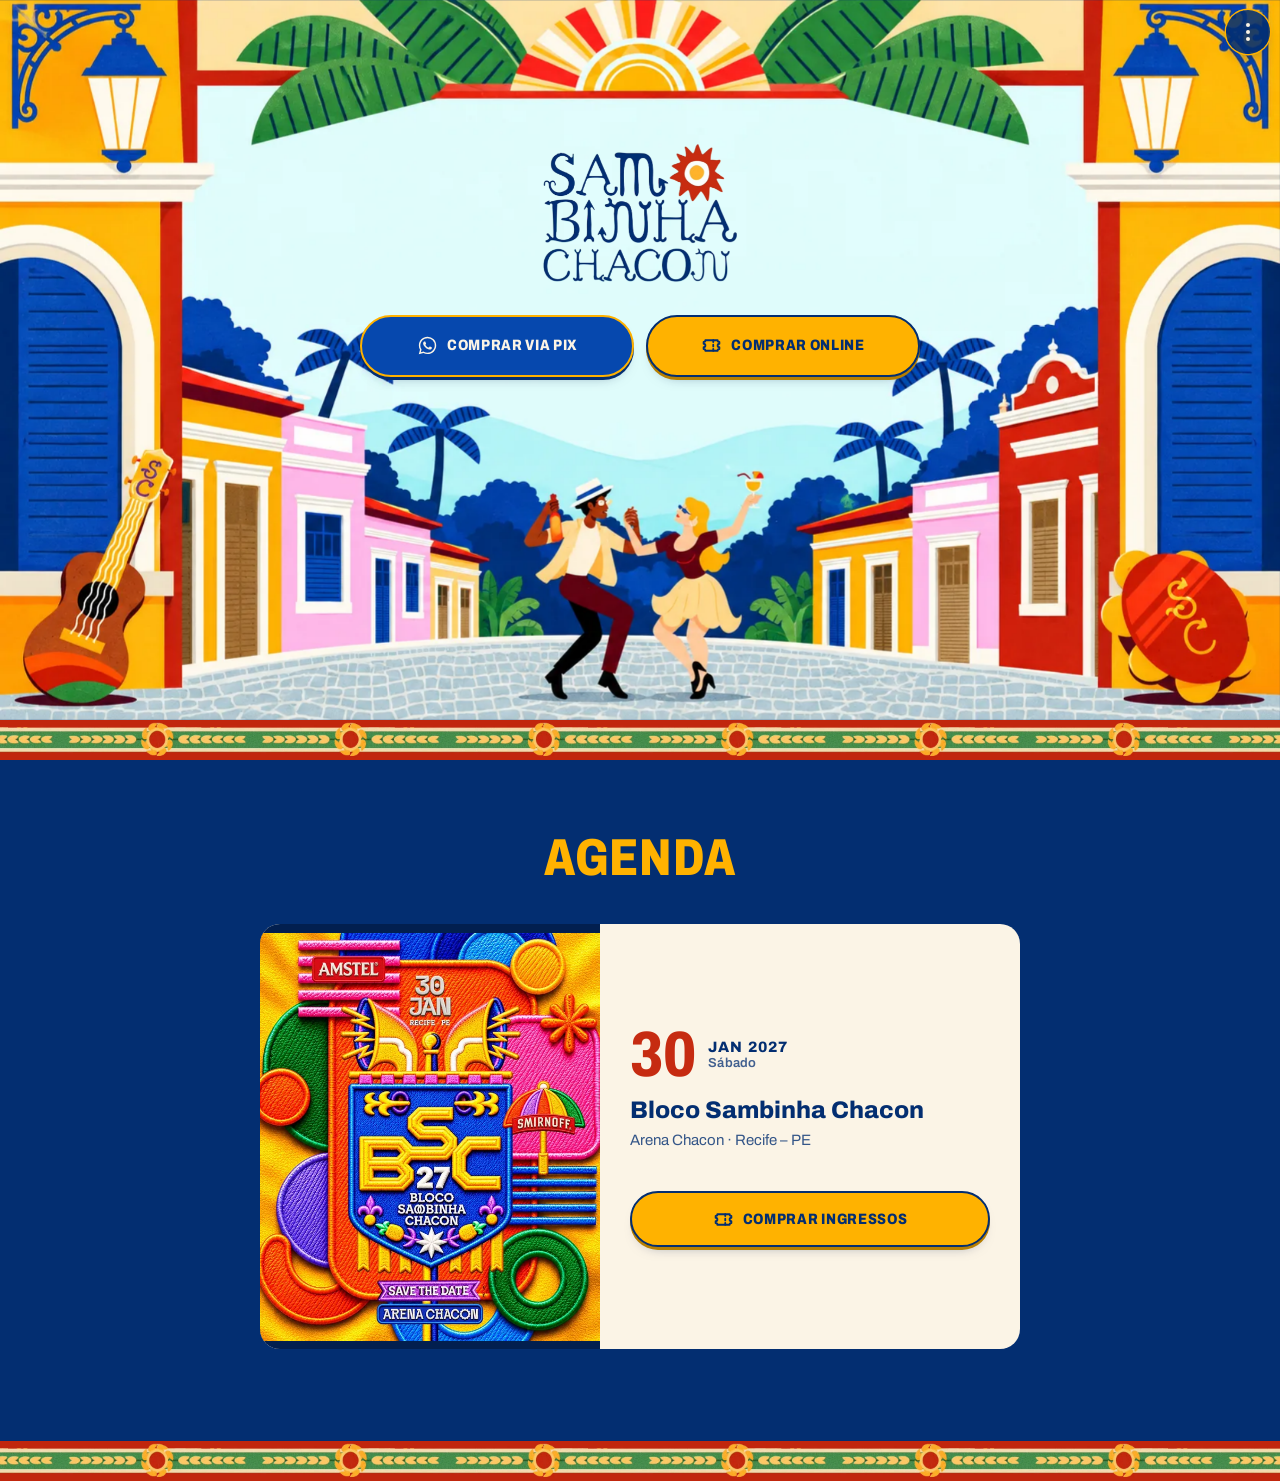
<file: index.html>
<!DOCTYPE html><!--DwChz_dXB1kfLUJjiXJBs--><html lang="pt-BR"><head><meta charSet="utf-8"/><meta name="viewport" content="width=device-width, initial-scale=1"/><link rel="preload" as="image" imageSrcSet="/img/hero-desktop-960.webp 960w, /img/hero-desktop.webp 1672w" imageSizes="100vw" fetchPriority="high"/><link rel="preload" as="image" href="/img/logo-sambinha-transparente.webp" fetchPriority="high"/><link rel="preload" as="image" href="/img/hero-m-top.webp" fetchPriority="high"/><link rel="preload" as="image" href="/img/hero-m-bottom.webp"/><link rel="stylesheet" href="/_next/static/css/f5598286ab693526.css" data-precedence="next"/><link rel="preload" as="script" fetchPriority="low" href="/_next/static/chunks/webpack-de423366ec700eef.js"/><script src="/_next/static/chunks/4bd1b696-c023c6e3521b1417.js" async=""></script><script src="/_next/static/chunks/255-0e5ac6cd71b0e266.js" async=""></script><script src="/_next/static/chunks/main-app-165bebcc792e43e6.js" async=""></script><script src="/_next/static/chunks/app/page-9584f536d13bd393.js" async=""></script><link rel="preload" as="image" href="/img/hero-m-top.webp" media="not all and (min-aspect-ratio: 1/1) and (min-height: 540px)"/><link rel="preload" as="image" href="/img/hero-desktop.webp" media="(min-aspect-ratio: 1/1) and (min-height: 540px)"/><meta name="theme-color" content="#032E71"/><title>Sambinha Chacon | Ingressos</title><meta name="description" content="Ingressos do Sambinha Chacon: compre via Pix (WhatsApp) ou online na Bilheteria Digital."/><meta name="application-name" content="Sambinha Chacon"/><meta property="og:title" content="Sambinha Chacon | Ingressos"/><meta property="og:description" content="Ingressos do Sambinha Chacon: compre via Pix (WhatsApp) ou online na Bilheteria Digital."/><meta property="og:site_name" content="Sambinha Chacon"/><meta property="og:locale" content="pt_BR"/><meta property="og:image" content="https://sambinhachacon.com.br/img/og-image.jpg"/><meta property="og:image:width" content="1200"/><meta property="og:image:height" content="630"/><meta property="og:image:alt" content="Sambinha Chacon – arte com casarios, coqueiros e casal dançando samba"/><meta property="og:type" content="website"/><meta name="twitter:card" content="summary_large_image"/><meta name="twitter:title" content="Sambinha Chacon | Ingressos"/><meta name="twitter:description" content="Ingressos do Sambinha Chacon: compre via Pix (WhatsApp) ou online na Bilheteria Digital."/><meta name="twitter:image" content="https://sambinhachacon.com.br/img/og-image.jpg"/><link rel="icon" href="/favicon.png"/><link rel="apple-touch-icon" href="/img/apple-touch-icon.png"/><script>try{var d=document.documentElement;if(!matchMedia('(prefers-reduced-motion: reduce)').matches&&!sessionStorage.getItem('sc-abertura')){sessionStorage.setItem('sc-abertura','1');d.classList.add('abertura')}}catch(e){}</script><script src="/_next/static/chunks/polyfills-42372ed130431b0a.js" noModule=""></script></head><body><div hidden=""><!--$--><!--/$--></div><div class="abertura-tela"><div class="abertura-logo" role="img" aria-label="Sambinha Chacon"><span class="abertura-letras"></span><span class="abertura-sol"></span></div><button type="button" class="abertura-pular">Pular abertura</button></div><div class="menu-pontos"><button type="button" class="menu-botao" aria-label="Abrir menu" aria-expanded="false" aria-controls="menu-pontos-lista"><svg viewBox="0 0 24 24" class="h-6 w-6" fill="currentColor" aria-hidden="true"><circle cx="12" cy="5" r="2"></circle><circle cx="12" cy="12" r="2"></circle><circle cx="12" cy="19" r="2"></circle></svg></button></div><main id="inicio" tabindex="-1" class="relative outline-none"><header class="capa"><div class="capa-movel"><div class="layout-h"><div class="palco-h"><img src="/img/hero-desktop.webp" srcSet="/img/hero-desktop-960.webp 960w, /img/hero-desktop.webp 1672w" sizes="100vw" alt="Ilustração oficial do Sambinha Chacon: casal dançando samba numa rua de casarios coloridos, com lampiões, coqueiros, cavaquinho e pandeiro." width="1672" height="941" class="absolute inset-0 h-full w-full" fetchPriority="high"/><span class="sol-brilho sol-brilho-h" aria-hidden="true"></span><div class="absolute inset-x-[18%] top-[15%] flex h-[42%] flex-col items-center justify-center"><h1 class="entrada w-[15.5cqw]" style="animation-delay:60ms;--d:60ms"><img src="/img/logo-sambinha-transparente.webp" alt="Sambinha Chacon" width="729" height="522" class="block h-auto w-full" fetchPriority="high"/></h1><div class="mt-[2.4cqw] grid w-[clamp(560px,42cqw,700px)] grid-cols-2 gap-3 [--btn-fs:clamp(15px,1.1cqw,18px)]"><div class="entrada" style="animation-delay:140ms;--d:140ms"><a href="https://linklist.bio/gobu8_xxkv" target="_blank" rel="noopener noreferrer" class="btn btn-azul"><svg viewBox="0 0 24 24" class="h-[1.35em] w-[1.35em] shrink-0" fill="currentColor" aria-hidden="true"><path d="M12.04 2C6.58 2 2.13 6.45 2.13 11.91c0 1.75.46 3.45 1.32 4.95L2.05 22l5.25-1.38a9.9 9.9 0 0 0 4.74 1.21h.01c5.46 0 9.91-4.45 9.91-9.91 0-2.65-1.03-5.14-2.9-7.01A9.83 9.83 0 0 0 12.04 2Zm0 18.15h-.01a8.23 8.23 0 0 1-4.2-1.15l-.3-.18-3.12.82.83-3.04-.2-.31a8.2 8.2 0 0 1-1.26-4.38c0-4.54 3.7-8.23 8.25-8.23 2.2 0 4.27.86 5.83 2.42a8.18 8.18 0 0 1 2.41 5.83c0 4.54-3.7 8.23-8.23 8.23Zm4.52-6.16c-.25-.12-1.47-.72-1.69-.81-.23-.08-.39-.12-.56.13-.17.25-.64.81-.78.97-.14.17-.29.19-.54.06-.25-.12-1.05-.39-1.99-1.23-.74-.66-1.23-1.47-1.38-1.72-.14-.25-.02-.38.11-.5.11-.11.25-.29.37-.43.13-.15.17-.25.25-.42.08-.17.04-.31-.02-.43-.06-.12-.56-1.34-.76-1.84-.2-.48-.41-.42-.56-.43h-.48c-.17 0-.43.06-.66.31-.23.25-.86.85-.86 2.07 0 1.22.89 2.4 1.01 2.56.12.17 1.75 2.67 4.23 3.74.59.26 1.05.41 1.41.52.59.19 1.13.16 1.56.1.48-.07 1.47-.6 1.67-1.18.21-.58.21-1.07.14-1.18-.06-.1-.22-.16-.47-.29Z"></path></svg><span>Comprar via Pix</span><span class="sr-only">(<!-- -->canais oficiais<!-- -->, abre em nova aba)</span></a></div><div class="entrada" style="animation-delay:220ms;--d:220ms"><a href="https://www.bilheteriadigital.com/sambinhachacon" target="_blank" rel="noopener noreferrer" class="btn btn-amarelo"><svg viewBox="0 0 24 24" class="h-[1.35em] w-[1.35em] shrink-0" fill="none" stroke="currentColor" stroke-width="2.1" stroke-linecap="round" stroke-linejoin="round" aria-hidden="true"><path d="M3 8a2 2 0 0 0 2-2h14a2 2 0 0 0 2 2v2a2 2 0 0 0 0 4v2a2 2 0 0 0-2 2H5a2 2 0 0 0-2-2v-2a2 2 0 0 0 0-4Z"></path><path d="M14 6v2m0 3v2m0 3v2"></path></svg><span>Comprar online</span><span class="sr-only">(<!-- -->Bilheteria Digital<!-- -->, abre em nova aba)</span></a></div></div></div></div></div><div class="layout-v"><div class="coluna-v"><img src="/img/hero-m-top.webp" alt="" width="941" height="225" class="block w-full" fetchPriority="high"/><span class="sol-brilho sol-brilho-v" aria-hidden="true"></span><div class="ceu-v flex flex-1 flex-col items-center justify-center px-[9%] py-2"><h1 class="entrada logo-v" style="animation-delay:60ms;--d:60ms"><img src="/img/logo-sambinha-transparente.webp" alt="Sambinha Chacon" width="729" height="522" class="block h-auto w-full" fetchPriority="high"/></h1><div class="mt-[clamp(16px,3vh,32px)] flex w-full max-w-[340px] flex-col gap-3 [--btn-fs:16px]"><div class="entrada" style="animation-delay:140ms;--d:140ms"><a href="https://linklist.bio/gobu8_xxkv" target="_blank" rel="noopener noreferrer" class="btn btn-azul"><svg viewBox="0 0 24 24" class="h-[1.35em] w-[1.35em] shrink-0" fill="currentColor" aria-hidden="true"><path d="M12.04 2C6.58 2 2.13 6.45 2.13 11.91c0 1.75.46 3.45 1.32 4.95L2.05 22l5.25-1.38a9.9 9.9 0 0 0 4.74 1.21h.01c5.46 0 9.91-4.45 9.91-9.91 0-2.65-1.03-5.14-2.9-7.01A9.83 9.83 0 0 0 12.04 2Zm0 18.15h-.01a8.23 8.23 0 0 1-4.2-1.15l-.3-.18-3.12.82.83-3.04-.2-.31a8.2 8.2 0 0 1-1.26-4.38c0-4.54 3.7-8.23 8.25-8.23 2.2 0 4.27.86 5.83 2.42a8.18 8.18 0 0 1 2.41 5.83c0 4.54-3.7 8.23-8.23 8.23Zm4.52-6.16c-.25-.12-1.47-.72-1.69-.81-.23-.08-.39-.12-.56.13-.17.25-.64.81-.78.97-.14.17-.29.19-.54.06-.25-.12-1.05-.39-1.99-1.23-.74-.66-1.23-1.47-1.38-1.72-.14-.25-.02-.38.11-.5.11-.11.25-.29.37-.43.13-.15.17-.25.25-.42.08-.17.04-.31-.02-.43-.06-.12-.56-1.34-.76-1.84-.2-.48-.41-.42-.56-.43h-.48c-.17 0-.43.06-.66.31-.23.25-.86.85-.86 2.07 0 1.22.89 2.4 1.01 2.56.12.17 1.75 2.67 4.23 3.74.59.26 1.05.41 1.41.52.59.19 1.13.16 1.56.1.48-.07 1.47-.6 1.67-1.18.21-.58.21-1.07.14-1.18-.06-.1-.22-.16-.47-.29Z"></path></svg><span>Comprar via Pix</span><span class="sr-only">(<!-- -->canais oficiais<!-- -->, abre em nova aba)</span></a></div><div class="entrada" style="animation-delay:220ms;--d:220ms"><a href="https://www.bilheteriadigital.com/sambinhachacon" target="_blank" rel="noopener noreferrer" class="btn btn-amarelo"><svg viewBox="0 0 24 24" class="h-[1.35em] w-[1.35em] shrink-0" fill="none" stroke="currentColor" stroke-width="2.1" stroke-linecap="round" stroke-linejoin="round" aria-hidden="true"><path d="M3 8a2 2 0 0 0 2-2h14a2 2 0 0 0 2 2v2a2 2 0 0 0 0 4v2a2 2 0 0 0-2 2H5a2 2 0 0 0-2-2v-2a2 2 0 0 0 0-4Z"></path><path d="M14 6v2m0 3v2m0 3v2"></path></svg><span>Comprar online</span><span class="sr-only">(<!-- -->Bilheteria Digital<!-- -->, abre em nova aba)</span></a></div></div></div><img src="/img/hero-m-bottom.webp" alt="Ilustração oficial do Sambinha Chacon: casal dançando samba numa rua de casarios coloridos, com coqueiros, cavaquinho e pandeiro." width="941" height="761" class="block w-full"/></div></div></div><div class="capa-luz" aria-hidden="true"></div><div class="capa-anoitecer" aria-hidden="true"></div></header><div class="faixa-oficial" aria-hidden="true"></div><section id="agenda" aria-labelledby="agenda-titulo" class="agenda"><h2 id="agenda-titulo" class="secao-titulo" data-revelar="true">Agenda</h2></section><div class="faixa-oficial" aria-hidden="true"></div></main><!--$--><!--/$--><script src="/_next/static/chunks/webpack-de423366ec700eef.js" id="_R_" async=""></script><script>(self.__next_f=self.__next_f||[]).push([0])</script><script>self.__next_f.push([1,"1:\"$Sreact.fragment\"\n2:I[9766,[],\"\"]\n3:I[8924,[],\"\"]\n4:I[2074,[\"974\",\"static/chunks/app/page-9584f536d13bd393.js\"],\"default\"]\n5:I[4431,[],\"OutletBoundary\"]\n7:I[5278,[],\"AsyncMetadataOutlet\"]\n9:I[4431,[],\"ViewportBoundary\"]\nb:I[4431,[],\"MetadataBoundary\"]\nc:\"$Sreact.suspense\"\ne:I[7150,[],\"\"]\n:HL[\"/_next/static/css/f5598286ab693526.css\",\"style\"]\n"])</script><script>self.__next_f.push([1,"0:{\"P\":null,\"b\":\"DwChz_dXB1kfLUJjiXJBs\",\"p\":\"\",\"c\":[\"\",\"\"],\"i\":false,\"f\":[[[\"\",{\"children\":[\"__PAGE__\",{}]},\"$undefined\",\"$undefined\",true],[\"\",[\"$\",\"$1\",\"c\",{\"children\":[[[\"$\",\"link\",\"0\",{\"rel\":\"stylesheet\",\"href\":\"/_next/static/css/f5598286ab693526.css\",\"precedence\":\"next\",\"crossOrigin\":\"$undefined\",\"nonce\":\"$undefined\"}]],[\"$\",\"html\",null,{\"lang\":\"pt-BR\",\"children\":[[\"$\",\"head\",null,{\"children\":[[\"$\",\"script\",null,{\"dangerouslySetInnerHTML\":{\"__html\":\"try{var d=document.documentElement;if(!matchMedia('(prefers-reduced-motion: reduce)').matches\u0026\u0026!sessionStorage.getItem('sc-abertura')){sessionStorage.setItem('sc-abertura','1');d.classList.add('abertura')}}catch(e){}\"}}],[\"$\",\"link\",null,{\"rel\":\"preload\",\"as\":\"image\",\"href\":\"/img/hero-m-top.webp\",\"media\":\"not all and (min-aspect-ratio: 1/1) and (min-height: 540px)\"}],[\"$\",\"link\",null,{\"rel\":\"preload\",\"as\":\"image\",\"href\":\"/img/hero-desktop.webp\",\"media\":\"(min-aspect-ratio: 1/1) and (min-height: 540px)\"}]]}],[\"$\",\"body\",null,{\"children\":[\"$\",\"$L2\",null,{\"parallelRouterKey\":\"children\",\"error\":\"$undefined\",\"errorStyles\":\"$undefined\",\"errorScripts\":\"$undefined\",\"template\":[\"$\",\"$L3\",null,{}],\"templateStyles\":\"$undefined\",\"templateScripts\":\"$undefined\",\"notFound\":[[[\"$\",\"title\",null,{\"children\":\"404: This page could not be found.\"}],[\"$\",\"div\",null,{\"style\":{\"fontFamily\":\"system-ui,\\\"Segoe UI\\\",Roboto,Helvetica,Arial,sans-serif,\\\"Apple Color Emoji\\\",\\\"Segoe UI Emoji\\\"\",\"height\":\"100vh\",\"textAlign\":\"center\",\"display\":\"flex\",\"flexDirection\":\"column\",\"alignItems\":\"center\",\"justifyContent\":\"center\"},\"children\":[\"$\",\"div\",null,{\"children\":[[\"$\",\"style\",null,{\"dangerouslySetInnerHTML\":{\"__html\":\"body{color:#000;background:#fff;margin:0}.next-error-h1{border-right:1px solid rgba(0,0,0,.3)}@media (prefers-color-scheme:dark){body{color:#fff;background:#000}.next-error-h1{border-right:1px solid rgba(255,255,255,.3)}}\"}}],[\"$\",\"h1\",null,{\"className\":\"next-error-h1\",\"style\":{\"display\":\"inline-block\",\"margin\":\"0 20px 0 0\",\"padding\":\"0 23px 0 0\",\"fontSize\":24,\"fontWeight\":500,\"verticalAlign\":\"top\",\"lineHeight\":\"49px\"},\"children\":404}],[\"$\",\"div\",null,{\"style\":{\"display\":\"inline-block\"},\"children\":[\"$\",\"h2\",null,{\"style\":{\"fontSize\":14,\"fontWeight\":400,\"lineHeight\":\"49px\",\"margin\":0},\"children\":\"This page could not be found.\"}]}]]}]}]],[]],\"forbidden\":\"$undefined\",\"unauthorized\":\"$undefined\"}]}]]}]]}],{\"children\":[\"__PAGE__\",[\"$\",\"$1\",\"c\",{\"children\":[[\"$\",\"$L4\",null,{}],null,[\"$\",\"$L5\",null,{\"children\":[\"$L6\",[\"$\",\"$L7\",null,{\"promise\":\"$@8\"}]]}]]}],{},null,false]},null,false],[\"$\",\"$1\",\"h\",{\"children\":[null,[[\"$\",\"$L9\",null,{\"children\":\"$La\"}],null],[\"$\",\"$Lb\",null,{\"children\":[\"$\",\"div\",null,{\"hidden\":true,\"children\":[\"$\",\"$c\",null,{\"fallback\":null,\"children\":\"$Ld\"}]}]}]]}],false]],\"m\":\"$undefined\",\"G\":[\"$e\",[]],\"s\":false,\"S\":true}\n"])</script><script>self.__next_f.push([1,"a:[[\"$\",\"meta\",\"0\",{\"charSet\":\"utf-8\"}],[\"$\",\"meta\",\"1\",{\"name\":\"viewport\",\"content\":\"width=device-width, initial-scale=1\"}],[\"$\",\"meta\",\"2\",{\"name\":\"theme-color\",\"content\":\"#032E71\"}]]\n6:null\n"])</script><script>self.__next_f.push([1,"f:I[622,[],\"IconMark\"]\n"])</script><script>self.__next_f.push([1,"8:{\"metadata\":[[\"$\",\"title\",\"0\",{\"children\":\"Sambinha Chacon | Ingressos\"}],[\"$\",\"meta\",\"1\",{\"name\":\"description\",\"content\":\"Ingressos do Sambinha Chacon: compre via Pix (WhatsApp) ou online na Bilheteria Digital.\"}],[\"$\",\"meta\",\"2\",{\"name\":\"application-name\",\"content\":\"Sambinha Chacon\"}],[\"$\",\"meta\",\"3\",{\"property\":\"og:title\",\"content\":\"Sambinha Chacon | Ingressos\"}],[\"$\",\"meta\",\"4\",{\"property\":\"og:description\",\"content\":\"Ingressos do Sambinha Chacon: compre via Pix (WhatsApp) ou online na Bilheteria Digital.\"}],[\"$\",\"meta\",\"5\",{\"property\":\"og:site_name\",\"content\":\"Sambinha Chacon\"}],[\"$\",\"meta\",\"6\",{\"property\":\"og:locale\",\"content\":\"pt_BR\"}],[\"$\",\"meta\",\"7\",{\"property\":\"og:image\",\"content\":\"https://sambinhachacon.com.br/img/og-image.jpg\"}],[\"$\",\"meta\",\"8\",{\"property\":\"og:image:width\",\"content\":\"1200\"}],[\"$\",\"meta\",\"9\",{\"property\":\"og:image:height\",\"content\":\"630\"}],[\"$\",\"meta\",\"10\",{\"property\":\"og:image:alt\",\"content\":\"Sambinha Chacon – arte com casarios, coqueiros e casal dançando samba\"}],[\"$\",\"meta\",\"11\",{\"property\":\"og:type\",\"content\":\"website\"}],[\"$\",\"meta\",\"12\",{\"name\":\"twitter:card\",\"content\":\"summary_large_image\"}],[\"$\",\"meta\",\"13\",{\"name\":\"twitter:title\",\"content\":\"Sambinha Chacon | Ingressos\"}],[\"$\",\"meta\",\"14\",{\"name\":\"twitter:description\",\"content\":\"Ingressos do Sambinha Chacon: compre via Pix (WhatsApp) ou online na Bilheteria Digital.\"}],[\"$\",\"meta\",\"15\",{\"name\":\"twitter:image\",\"content\":\"https://sambinhachacon.com.br/img/og-image.jpg\"}],[\"$\",\"link\",\"16\",{\"rel\":\"icon\",\"href\":\"/favicon.png\"}],[\"$\",\"link\",\"17\",{\"rel\":\"apple-touch-icon\",\"href\":\"/img/apple-touch-icon.png\"}],[\"$\",\"$Lf\",\"18\",{}]],\"error\":null,\"digest\":\"$undefined\"}\n"])</script><script>self.__next_f.push([1,"d:\"$8:metadata\"\n"])</script></body></html>
</file>
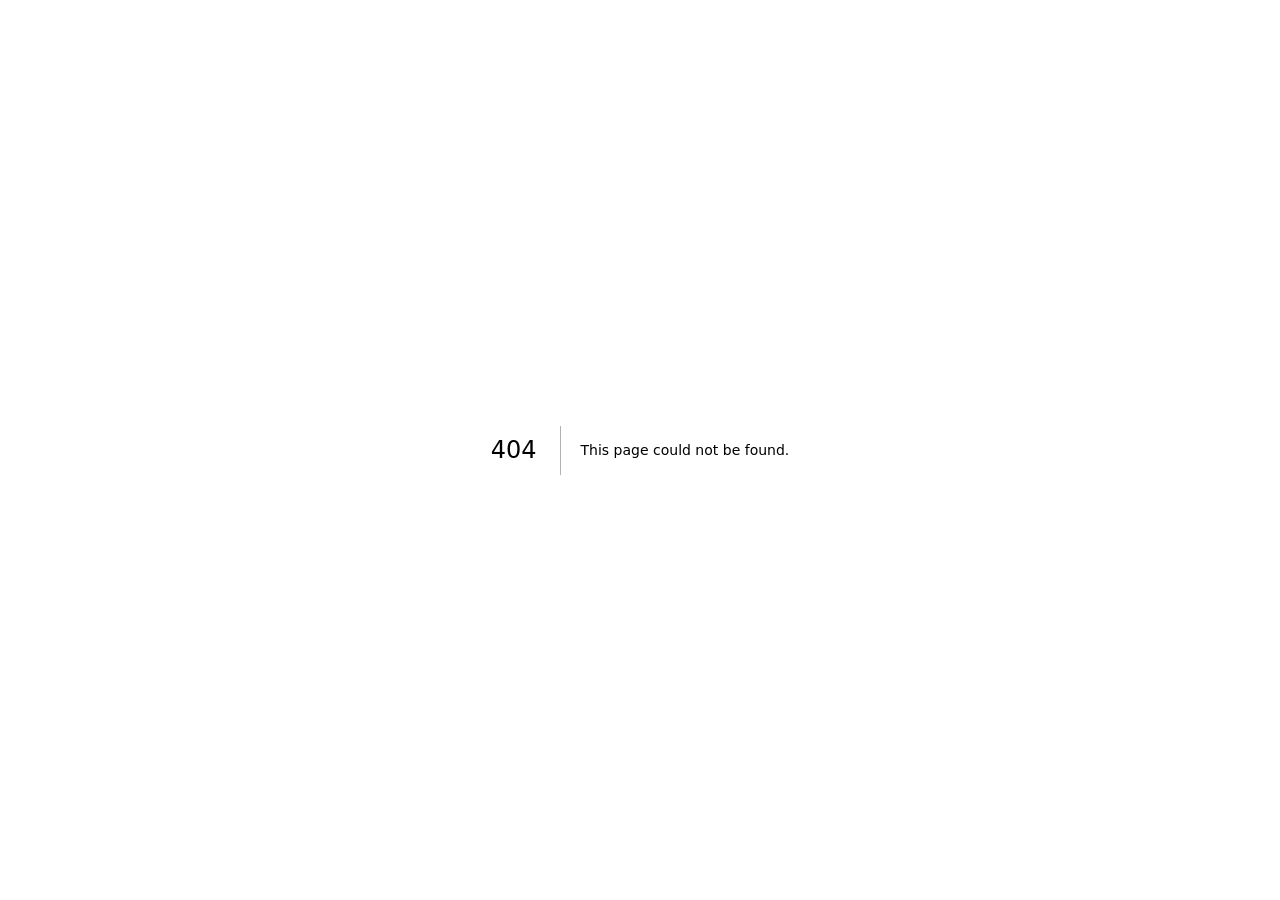
<file: 404/index.html>
<!DOCTYPE html><!--DwChz_dXB1kfLUJjiXJBs--><html lang="pt-BR"><head><meta charSet="utf-8"/><meta name="viewport" content="width=device-width, initial-scale=1"/><link rel="stylesheet" href="/_next/static/css/f5598286ab693526.css" data-precedence="next"/><link rel="preload" as="script" fetchPriority="low" href="/_next/static/chunks/webpack-de423366ec700eef.js"/><script src="/_next/static/chunks/4bd1b696-c023c6e3521b1417.js" async=""></script><script src="/_next/static/chunks/255-0e5ac6cd71b0e266.js" async=""></script><script src="/_next/static/chunks/main-app-165bebcc792e43e6.js" async=""></script><meta name="robots" content="noindex"/><link rel="preload" as="image" href="/img/hero-m-top.webp" media="not all and (min-aspect-ratio: 1/1) and (min-height: 540px)"/><link rel="preload" as="image" href="/img/hero-desktop.webp" media="(min-aspect-ratio: 1/1) and (min-height: 540px)"/><title>404: This page could not be found.</title><meta name="theme-color" content="#032E71"/><title>Sambinha Chacon | Ingressos</title><meta name="description" content="Ingressos do Sambinha Chacon: compre via Pix (WhatsApp) ou online na Bilheteria Digital."/><meta name="application-name" content="Sambinha Chacon"/><meta property="og:title" content="Sambinha Chacon | Ingressos"/><meta property="og:description" content="Ingressos do Sambinha Chacon: compre via Pix (WhatsApp) ou online na Bilheteria Digital."/><meta property="og:site_name" content="Sambinha Chacon"/><meta property="og:locale" content="pt_BR"/><meta property="og:image" content="https://sambinhachacon.com.br/img/og-image.jpg"/><meta property="og:image:width" content="1200"/><meta property="og:image:height" content="630"/><meta property="og:image:alt" content="Sambinha Chacon – arte com casarios, coqueiros e casal dançando samba"/><meta property="og:type" content="website"/><meta name="twitter:card" content="summary_large_image"/><meta name="twitter:title" content="Sambinha Chacon | Ingressos"/><meta name="twitter:description" content="Ingressos do Sambinha Chacon: compre via Pix (WhatsApp) ou online na Bilheteria Digital."/><meta name="twitter:image" content="https://sambinhachacon.com.br/img/og-image.jpg"/><link rel="icon" href="/favicon.png"/><link rel="apple-touch-icon" href="/img/apple-touch-icon.png"/><script>try{var d=document.documentElement;if(!matchMedia('(prefers-reduced-motion: reduce)').matches&&!sessionStorage.getItem('sc-abertura')){sessionStorage.setItem('sc-abertura','1');d.classList.add('abertura')}}catch(e){}</script><script src="/_next/static/chunks/polyfills-42372ed130431b0a.js" noModule=""></script></head><body><div hidden=""><!--$--><!--/$--></div><div style="font-family:system-ui,&quot;Segoe UI&quot;,Roboto,Helvetica,Arial,sans-serif,&quot;Apple Color Emoji&quot;,&quot;Segoe UI Emoji&quot;;height:100vh;text-align:center;display:flex;flex-direction:column;align-items:center;justify-content:center"><div><style>body{color:#000;background:#fff;margin:0}.next-error-h1{border-right:1px solid rgba(0,0,0,.3)}@media (prefers-color-scheme:dark){body{color:#fff;background:#000}.next-error-h1{border-right:1px solid rgba(255,255,255,.3)}}</style><h1 class="next-error-h1" style="display:inline-block;margin:0 20px 0 0;padding:0 23px 0 0;font-size:24px;font-weight:500;vertical-align:top;line-height:49px">404</h1><div style="display:inline-block"><h2 style="font-size:14px;font-weight:400;line-height:49px;margin:0">This page could not be found.</h2></div></div></div><!--$--><!--/$--><script src="/_next/static/chunks/webpack-de423366ec700eef.js" id="_R_" async=""></script><script>(self.__next_f=self.__next_f||[]).push([0])</script><script>self.__next_f.push([1,"1:\"$Sreact.fragment\"\n2:I[9766,[],\"\"]\n3:I[8924,[],\"\"]\n4:I[4431,[],\"OutletBoundary\"]\n6:I[5278,[],\"AsyncMetadataOutlet\"]\n8:I[4431,[],\"ViewportBoundary\"]\na:I[4431,[],\"MetadataBoundary\"]\nb:\"$Sreact.suspense\"\nd:I[7150,[],\"\"]\n:HL[\"/_next/static/css/f5598286ab693526.css\",\"style\"]\n"])</script><script>self.__next_f.push([1,"0:{\"P\":null,\"b\":\"DwChz_dXB1kfLUJjiXJBs\",\"p\":\"\",\"c\":[\"\",\"_not-found\",\"\"],\"i\":false,\"f\":[[[\"\",{\"children\":[\"/_not-found\",{\"children\":[\"__PAGE__\",{}]}]},\"$undefined\",\"$undefined\",true],[\"\",[\"$\",\"$1\",\"c\",{\"children\":[[[\"$\",\"link\",\"0\",{\"rel\":\"stylesheet\",\"href\":\"/_next/static/css/f5598286ab693526.css\",\"precedence\":\"next\",\"crossOrigin\":\"$undefined\",\"nonce\":\"$undefined\"}]],[\"$\",\"html\",null,{\"lang\":\"pt-BR\",\"children\":[[\"$\",\"head\",null,{\"children\":[[\"$\",\"script\",null,{\"dangerouslySetInnerHTML\":{\"__html\":\"try{var d=document.documentElement;if(!matchMedia('(prefers-reduced-motion: reduce)').matches\u0026\u0026!sessionStorage.getItem('sc-abertura')){sessionStorage.setItem('sc-abertura','1');d.classList.add('abertura')}}catch(e){}\"}}],[\"$\",\"link\",null,{\"rel\":\"preload\",\"as\":\"image\",\"href\":\"/img/hero-m-top.webp\",\"media\":\"not all and (min-aspect-ratio: 1/1) and (min-height: 540px)\"}],[\"$\",\"link\",null,{\"rel\":\"preload\",\"as\":\"image\",\"href\":\"/img/hero-desktop.webp\",\"media\":\"(min-aspect-ratio: 1/1) and (min-height: 540px)\"}]]}],[\"$\",\"body\",null,{\"children\":[\"$\",\"$L2\",null,{\"parallelRouterKey\":\"children\",\"error\":\"$undefined\",\"errorStyles\":\"$undefined\",\"errorScripts\":\"$undefined\",\"template\":[\"$\",\"$L3\",null,{}],\"templateStyles\":\"$undefined\",\"templateScripts\":\"$undefined\",\"notFound\":\"$undefined\",\"forbidden\":\"$undefined\",\"unauthorized\":\"$undefined\"}]}]]}]]}],{\"children\":[\"/_not-found\",[\"$\",\"$1\",\"c\",{\"children\":[null,[\"$\",\"$L2\",null,{\"parallelRouterKey\":\"children\",\"error\":\"$undefined\",\"errorStyles\":\"$undefined\",\"errorScripts\":\"$undefined\",\"template\":[\"$\",\"$L3\",null,{}],\"templateStyles\":\"$undefined\",\"templateScripts\":\"$undefined\",\"notFound\":\"$undefined\",\"forbidden\":\"$undefined\",\"unauthorized\":\"$undefined\"}]]}],{\"children\":[\"__PAGE__\",[\"$\",\"$1\",\"c\",{\"children\":[[[\"$\",\"title\",null,{\"children\":\"404: This page could not be found.\"}],[\"$\",\"div\",null,{\"style\":{\"fontFamily\":\"system-ui,\\\"Segoe UI\\\",Roboto,Helvetica,Arial,sans-serif,\\\"Apple Color Emoji\\\",\\\"Segoe UI Emoji\\\"\",\"height\":\"100vh\",\"textAlign\":\"center\",\"display\":\"flex\",\"flexDirection\":\"column\",\"alignItems\":\"center\",\"justifyContent\":\"center\"},\"children\":[\"$\",\"div\",null,{\"children\":[[\"$\",\"style\",null,{\"dangerouslySetInnerHTML\":{\"__html\":\"body{color:#000;background:#fff;margin:0}.next-error-h1{border-right:1px solid rgba(0,0,0,.3)}@media (prefers-color-scheme:dark){body{color:#fff;background:#000}.next-error-h1{border-right:1px solid rgba(255,255,255,.3)}}\"}}],[\"$\",\"h1\",null,{\"className\":\"next-error-h1\",\"style\":{\"display\":\"inline-block\",\"margin\":\"0 20px 0 0\",\"padding\":\"0 23px 0 0\",\"fontSize\":24,\"fontWeight\":500,\"verticalAlign\":\"top\",\"lineHeight\":\"49px\"},\"children\":404}],[\"$\",\"div\",null,{\"style\":{\"display\":\"inline-block\"},\"children\":[\"$\",\"h2\",null,{\"style\":{\"fontSize\":14,\"fontWeight\":400,\"lineHeight\":\"49px\",\"margin\":0},\"children\":\"This page could not be found.\"}]}]]}]}]],null,[\"$\",\"$L4\",null,{\"children\":[\"$L5\",[\"$\",\"$L6\",null,{\"promise\":\"$@7\"}]]}]]}],{},null,false]},null,false]},null,false],[\"$\",\"$1\",\"h\",{\"children\":[[\"$\",\"meta\",null,{\"name\":\"robots\",\"content\":\"noindex\"}],[[\"$\",\"$L8\",null,{\"children\":\"$L9\"}],null],[\"$\",\"$La\",null,{\"children\":[\"$\",\"div\",null,{\"hidden\":true,\"children\":[\"$\",\"$b\",null,{\"fallback\":null,\"children\":\"$Lc\"}]}]}]]}],false]],\"m\":\"$undefined\",\"G\":[\"$d\",[]],\"s\":false,\"S\":true}\n"])</script><script>self.__next_f.push([1,"9:[[\"$\",\"meta\",\"0\",{\"charSet\":\"utf-8\"}],[\"$\",\"meta\",\"1\",{\"name\":\"viewport\",\"content\":\"width=device-width, initial-scale=1\"}],[\"$\",\"meta\",\"2\",{\"name\":\"theme-color\",\"content\":\"#032E71\"}]]\n5:null\n"])</script><script>self.__next_f.push([1,"e:I[622,[],\"IconMark\"]\n"])</script><script>self.__next_f.push([1,"7:{\"metadata\":[[\"$\",\"title\",\"0\",{\"children\":\"Sambinha Chacon | Ingressos\"}],[\"$\",\"meta\",\"1\",{\"name\":\"description\",\"content\":\"Ingressos do Sambinha Chacon: compre via Pix (WhatsApp) ou online na Bilheteria Digital.\"}],[\"$\",\"meta\",\"2\",{\"name\":\"application-name\",\"content\":\"Sambinha Chacon\"}],[\"$\",\"meta\",\"3\",{\"property\":\"og:title\",\"content\":\"Sambinha Chacon | Ingressos\"}],[\"$\",\"meta\",\"4\",{\"property\":\"og:description\",\"content\":\"Ingressos do Sambinha Chacon: compre via Pix (WhatsApp) ou online na Bilheteria Digital.\"}],[\"$\",\"meta\",\"5\",{\"property\":\"og:site_name\",\"content\":\"Sambinha Chacon\"}],[\"$\",\"meta\",\"6\",{\"property\":\"og:locale\",\"content\":\"pt_BR\"}],[\"$\",\"meta\",\"7\",{\"property\":\"og:image\",\"content\":\"https://sambinhachacon.com.br/img/og-image.jpg\"}],[\"$\",\"meta\",\"8\",{\"property\":\"og:image:width\",\"content\":\"1200\"}],[\"$\",\"meta\",\"9\",{\"property\":\"og:image:height\",\"content\":\"630\"}],[\"$\",\"meta\",\"10\",{\"property\":\"og:image:alt\",\"content\":\"Sambinha Chacon – arte com casarios, coqueiros e casal dançando samba\"}],[\"$\",\"meta\",\"11\",{\"property\":\"og:type\",\"content\":\"website\"}],[\"$\",\"meta\",\"12\",{\"name\":\"twitter:card\",\"content\":\"summary_large_image\"}],[\"$\",\"meta\",\"13\",{\"name\":\"twitter:title\",\"content\":\"Sambinha Chacon | Ingressos\"}],[\"$\",\"meta\",\"14\",{\"name\":\"twitter:description\",\"content\":\"Ingressos do Sambinha Chacon: compre via Pix (WhatsApp) ou online na Bilheteria Digital.\"}],[\"$\",\"meta\",\"15\",{\"name\":\"twitter:image\",\"content\":\"https://sambinhachacon.com.br/img/og-image.jpg\"}],[\"$\",\"link\",\"16\",{\"rel\":\"icon\",\"href\":\"/favicon.png\"}],[\"$\",\"link\",\"17\",{\"rel\":\"apple-touch-icon\",\"href\":\"/img/apple-touch-icon.png\"}],[\"$\",\"$Le\",\"18\",{}]],\"error\":null,\"digest\":\"$undefined\"}\n"])</script><script>self.__next_f.push([1,"c:\"$7:metadata\"\n"])</script></body></html>
</file>
<file: _next/static/css/f5598286ab693526.css>
@font-face{font-family:Archivo Variable;font-style:normal;font-display:swap;font-weight:100 900;font-stretch:62% 125%;src:url(/_next/static/media/archivo-vietnamese-wdth-normal.4a04442c.woff2) format("woff2-variations");unicode-range:u+0102-0103,u+0110-0111,u+0128-0129,u+0168-0169,u+01a0-01a1,u+01af-01b0,u+0300-0301,u+0303-0304,u+0308-0309,u+0323,u+0329,u+1ea0-1ef9,u+20ab}@font-face{font-family:Archivo Variable;font-style:normal;font-display:swap;font-weight:100 900;font-stretch:62% 125%;src:url(/_next/static/media/archivo-latin-ext-wdth-normal.33cc89f0.woff2) format("woff2-variations");unicode-range:u+0100-02ba,u+02bd-02c5,u+02c7-02cc,u+02ce-02d7,u+02dd-02ff,u+0304,u+0308,u+0329,u+1d00-1dbf,u+1e00-1e9f,u+1ef2-1eff,u+2020,u+20a0-20ab,u+20ad-20c0,u+2113,u+2c60-2c7f,u+a720-a7ff}@font-face{font-family:Archivo Variable;font-style:normal;font-display:swap;font-weight:100 900;font-stretch:62% 125%;src:url(/_next/static/media/archivo-latin-wdth-normal.8eca89c0.woff2) format("woff2-variations");unicode-range:u+00??,u+0131,u+0152-0153,u+02bb-02bc,u+02c6,u+02da,u+02dc,u+0304,u+0308,u+0329,u+2000-206f,u+20ac,u+2122,u+2191,u+2193,u+2212,u+2215,u+feff,u+fffd}*,:after,:before{--tw-border-spacing-x:0;--tw-border-spacing-y:0;--tw-translate-x:0;--tw-translate-y:0;--tw-rotate:0;--tw-skew-x:0;--tw-skew-y:0;--tw-scale-x:1;--tw-scale-y:1;--tw-pan-x: ;--tw-pan-y: ;--tw-pinch-zoom: ;--tw-scroll-snap-strictness:proximity;--tw-gradient-from-position: ;--tw-gradient-via-position: ;--tw-gradient-to-position: ;--tw-ordinal: ;--tw-slashed-zero: ;--tw-numeric-figure: ;--tw-numeric-spacing: ;--tw-numeric-fraction: ;--tw-ring-inset: ;--tw-ring-offset-width:0px;--tw-ring-offset-color:#fff;--tw-ring-color:rgb(59 130 246/0.5);--tw-ring-offset-shadow:0 0 #0000;--tw-ring-shadow:0 0 #0000;--tw-shadow:0 0 #0000;--tw-shadow-colored:0 0 #0000;--tw-blur: ;--tw-brightness: ;--tw-contrast: ;--tw-grayscale: ;--tw-hue-rotate: ;--tw-invert: ;--tw-saturate: ;--tw-sepia: ;--tw-drop-shadow: ;--tw-backdrop-blur: ;--tw-backdrop-brightness: ;--tw-backdrop-contrast: ;--tw-backdrop-grayscale: ;--tw-backdrop-hue-rotate: ;--tw-backdrop-invert: ;--tw-backdrop-opacity: ;--tw-backdrop-saturate: ;--tw-backdrop-sepia: ;--tw-contain-size: ;--tw-contain-layout: ;--tw-contain-paint: ;--tw-contain-style: }::backdrop{--tw-border-spacing-x:0;--tw-border-spacing-y:0;--tw-translate-x:0;--tw-translate-y:0;--tw-rotate:0;--tw-skew-x:0;--tw-skew-y:0;--tw-scale-x:1;--tw-scale-y:1;--tw-pan-x: ;--tw-pan-y: ;--tw-pinch-zoom: ;--tw-scroll-snap-strictness:proximity;--tw-gradient-from-position: ;--tw-gradient-via-position: ;--tw-gradient-to-position: ;--tw-ordinal: ;--tw-slashed-zero: ;--tw-numeric-figure: ;--tw-numeric-spacing: ;--tw-numeric-fraction: ;--tw-ring-inset: ;--tw-ring-offset-width:0px;--tw-ring-offset-color:#fff;--tw-ring-color:rgb(59 130 246/0.5);--tw-ring-offset-shadow:0 0 #0000;--tw-ring-shadow:0 0 #0000;--tw-shadow:0 0 #0000;--tw-shadow-colored:0 0 #0000;--tw-blur: ;--tw-brightness: ;--tw-contrast: ;--tw-grayscale: ;--tw-hue-rotate: ;--tw-invert: ;--tw-saturate: ;--tw-sepia: ;--tw-drop-shadow: ;--tw-backdrop-blur: ;--tw-backdrop-brightness: ;--tw-backdrop-contrast: ;--tw-backdrop-grayscale: ;--tw-backdrop-hue-rotate: ;--tw-backdrop-invert: ;--tw-backdrop-opacity: ;--tw-backdrop-saturate: ;--tw-backdrop-sepia: ;--tw-contain-size: ;--tw-contain-layout: ;--tw-contain-paint: ;--tw-contain-style: }/*
! tailwindcss v3.4.19 | MIT License | https://tailwindcss.com
*/*,:after,:before{box-sizing:border-box;border:0 solid #e5e7eb}:after,:before{--tw-content:""}:host,html{line-height:1.5;-webkit-text-size-adjust:100%;-moz-tab-size:4;-o-tab-size:4;tab-size:4;font-family:Archivo Variable,Archivo,system-ui,-apple-system,Segoe UI,sans-serif;font-feature-settings:normal;font-variation-settings:normal;-webkit-tap-highlight-color:transparent}body{margin:0;line-height:inherit}hr{height:0;color:inherit;border-top-width:1px}abbr:where([title]){-webkit-text-decoration:underline dotted;text-decoration:underline dotted}h1,h2,h3,h4,h5,h6{font-size:inherit;font-weight:inherit}a{color:inherit;text-decoration:inherit}b,strong{font-weight:bolder}code,kbd,pre,samp{font-family:ui-monospace,SFMono-Regular,Menlo,Monaco,Consolas,Liberation Mono,Courier New,monospace;font-feature-settings:normal;font-variation-settings:normal;font-size:1em}small{font-size:80%}sub,sup{font-size:75%;line-height:0;position:relative;vertical-align:baseline}sub{bottom:-.25em}sup{top:-.5em}table{text-indent:0;border-color:inherit;border-collapse:collapse}button,input,optgroup,select,textarea{font-family:inherit;font-feature-settings:inherit;font-variation-settings:inherit;font-size:100%;font-weight:inherit;line-height:inherit;letter-spacing:inherit;color:inherit;margin:0;padding:0}button,select{text-transform:none}button,input:where([type=button]),input:where([type=reset]),input:where([type=submit]){-webkit-appearance:button;background-color:transparent;background-image:none}:-moz-focusring{outline:auto}:-moz-ui-invalid{box-shadow:none}progress{vertical-align:baseline}::-webkit-inner-spin-button,::-webkit-outer-spin-button{height:auto}[type=search]{-webkit-appearance:textfield;outline-offset:-2px}::-webkit-search-decoration{-webkit-appearance:none}::-webkit-file-upload-button{-webkit-appearance:button;font:inherit}summary{display:list-item}blockquote,dd,dl,figure,h1,h2,h3,h4,h5,h6,hr,p,pre{margin:0}fieldset{margin:0}fieldset,legend{padding:0}menu,ol,ul{list-style:none;margin:0;padding:0}dialog{padding:0}textarea{resize:vertical}input::-moz-placeholder,textarea::-moz-placeholder{opacity:1;color:#9ca3af}input::placeholder,textarea::placeholder{opacity:1;color:#9ca3af}[role=button],button{cursor:pointer}:disabled{cursor:default}audio,canvas,embed,iframe,img,object,svg,video{display:block;vertical-align:middle}img,video{max-width:100%;height:auto}[hidden]:where(:not([hidden=until-found])){display:none}body,html{--tw-bg-opacity:1;background-color:rgb(3 46 113/var(--tw-bg-opacity,1));font-family:Archivo Variable,Archivo,system-ui,-apple-system,Segoe UI,sans-serif;-webkit-font-smoothing:antialiased;-moz-osx-font-smoothing:grayscale}:focus-visible{outline:3px solid #032e71;outline-offset:3px}.sr-only{width:1px;height:1px;padding:0;margin:-1px;overflow:hidden;clip:rect(0,0,0,0);white-space:nowrap;border-width:0}.absolute,.sr-only{position:absolute}.relative{position:relative}.inset-0{inset:0}.inset-x-\[18\%\]{left:18%;right:18%}.top-\[15\%\]{top:15%}.mt-\[2\.4cqw\]{margin-top:2.4cqw}.mt-\[clamp\(16px\2c 3vh\2c 32px\)\]{margin-top:clamp(16px,3vh,32px)}.block{display:block}.flex{display:flex}.grid{display:grid}.hidden{display:none}.h-4{height:1rem}.h-5{height:1.25rem}.h-6{height:1.5rem}.h-\[1\.35em\]{height:1.35em}.h-\[42\%\]{height:42%}.h-auto{height:auto}.h-full{height:100%}.w-4{width:1rem}.w-5{width:1.25rem}.w-6{width:1.5rem}.w-\[1\.35em\]{width:1.35em}.w-\[15\.5cqw\]{width:15.5cqw}.w-\[clamp\(560px\2c 42cqw\2c 700px\)\]{width:clamp(560px,42cqw,700px)}.w-full{width:100%}.max-w-\[340px\]{max-width:340px}.flex-1{flex:1 1 0%}.shrink-0{flex-shrink:0}.transform{transform:translate(var(--tw-translate-x),var(--tw-translate-y)) rotate(var(--tw-rotate)) skewX(var(--tw-skew-x)) skewY(var(--tw-skew-y)) scaleX(var(--tw-scale-x)) scaleY(var(--tw-scale-y))}.resize{resize:both}.grid-cols-2{grid-template-columns:repeat(2,minmax(0,1fr))}.flex-col{flex-direction:column}.items-center{align-items:center}.justify-center{justify-content:center}.gap-3{gap:.75rem}.px-\[9\%\]{padding-left:9%;padding-right:9%}.py-2{padding-top:.5rem;padding-bottom:.5rem}.outline-none{outline:2px solid transparent;outline-offset:2px}.filter{filter:var(--tw-blur) var(--tw-brightness) var(--tw-contrast) var(--tw-grayscale) var(--tw-hue-rotate) var(--tw-invert) var(--tw-saturate) var(--tw-sepia) var(--tw-drop-shadow)}.\[--btn-fs\:16px\]{--btn-fs:16px}.\[--btn-fs\:clamp\(15px\2c 1\.1cqw\2c 18px\)\]{--btn-fs:clamp(15px,1.1cqw,18px)}html{scroll-behavior:smooth}body{overflow-x:hidden}.capa{position:relative}.layout-h{display:none}.palco-h{aspect-ratio:1672/941;container-type:inline-size}.coluna-v,.palco-h{position:relative;width:100%}.coluna-v{display:flex;min-height:100svh;flex-direction:column}.ceu-v{background:url(/img/hero-m-band.png) top/100% auto repeat-y;margin:-2.2vw 0 -3vw;position:relative;z-index:1}.coluna-v>img{position:relative;z-index:0}.logo-v{width:clamp(max(140px,26vw),calc((100svh - 104.8vw - 175px) * 1.4),min(64vw,300px))}@media (min-aspect-ratio:1/1) and (min-height:540px){.layout-h{position:relative;display:grid;place-items:center}.layout-v{display:none}}.btn{position:relative;display:inline-flex;width:100%;height:var(--btn-h,62px);min-height:44px;align-items:center;justify-content:center;gap:.6em;padding:0 1.4em;border:2px solid transparent;border-radius:999px;font-size:var(--btn-fs,16px);font-weight:800;line-height:1;letter-spacing:.045em;text-transform:uppercase;white-space:nowrap;font-variation-settings:"wdth" 84;-webkit-tap-highlight-color:transparent;box-shadow:0 3px 0 var(--btn-sombra),0 8px 14px -10px rgba(2,31,79,.55);transition:transform .2s ease,box-shadow .2s ease,background-color .2s ease}.btn svg{height:1.4em;width:1.4em}.btn:hover{transform:translateY(-2px);box-shadow:0 5px 0 var(--btn-sombra),0 12px 18px -10px rgba(2,31,79,.55)}.btn:active{transform:translateY(1px) scale(.985);box-shadow:0 1px 0 var(--btn-sombra),0 4px 8px -8px rgba(2,31,79,.5);transition-duration:90ms}.btn:focus-visible{outline:3px solid #032e71;outline-offset:4px}.btn-azul{--btn-sombra:#032e71;background:#0648ae;border-color:#ffb200;color:#fbf4e6}.btn-azul:hover{background:#0a52c2}.btn-amarelo{--btn-sombra:#b77f00;background:#ffb200;border-color:#032e71;color:#032e71}.btn-amarelo:hover{background:#ffbe2e}@keyframes entrada{0%{opacity:0;transform:translateY(8px)}to{opacity:1;transform:none}}.entrada{animation:entrada .5s ease-out both}@media (prefers-reduced-motion:reduce){.entrada{animation:none}.btn,.btn:active,.btn:hover{transition:background-color .2s ease,box-shadow .2s ease;transform:none}}.scrollbar-none{scrollbar-width:none}.scrollbar-none::-webkit-scrollbar{display:none}.faixa-oficial{position:relative;height:40px;background:#c2260d url(/img/orn-faixa-oficial.webp) 50%/auto 100% repeat-x}.menu-pontos{position:fixed;top:calc(10px + env(safe-area-inset-top));right:calc(10px + env(safe-area-inset-right));z-index:60}.menu-botao{display:grid;height:44px;width:44px;place-items:center;border-radius:999px;background:rgba(3,46,113,.88);color:#fbf4e6;box-shadow:0 0 0 1.5px #ffb200,0 6px 14px -8px rgba(2,31,79,.7);-webkit-tap-highlight-color:transparent;transition:background-color .2s ease,transform .2s ease}.menu-botao:hover,.menu-botao[aria-expanded=true]{background:#032e71}.menu-botao:active{transform:scale(.94)}.menu-botao:focus-visible,.menu-item:focus-visible{outline:3px solid #ffb200;outline-offset:2px}.menu-lista{position:absolute;right:0;top:54px;width:min(272px,calc(100vw - 20px));overflow:hidden;border-radius:18px;background:#fbf4e6;padding:6px;box-shadow:0 0 0 1.5px #032e71,0 16px 32px -14px rgba(2,31,79,.6);transform-origin:top right;animation:menu .18s ease-out both}@keyframes menu{0%{opacity:0;transform:translateY(-6px) scale(.97)}}.menu-item{display:flex;min-height:48px;align-items:center;gap:12px;border-radius:12px;padding:0 12px;color:#032e71;font-size:15px;font-weight:700;white-space:nowrap;transition:background-color .15s ease}.menu-item:hover{background:rgba(6,72,174,.08)}.menu-icone{display:grid;height:32px;width:32px;flex:none;place-items:center;border-radius:999px;background:rgba(3,46,113,.08);color:#0648ae}.menu-icone svg{height:18px;width:18px}.menu-item.is-whats .menu-icone{background:#0648ae;color:#fbf4e6;box-shadow:0 0 0 1.5px #ffb200}.menu-item.is-online .menu-icone{background:#ffb200;color:#032e71;box-shadow:0 0 0 1.5px #032e71}.menu-sep{margin:4px 10px;height:1px;background:rgba(3,46,113,.12)}.agenda{background:#032e71;padding:clamp(36px,6vw,72px) max(16px,calc((100% - 1120px) / 2)) clamp(44px,7vw,88px);scroll-margin-top:0}.secao-titulo{color:#ffb200;text-align:center;font-size:clamp(30px,8vw,52px);font-weight:800;line-height:1;letter-spacing:.01em;text-transform:uppercase;font-variation-settings:"wdth" 78}.agenda-vazia{margin-top:18px;text-align:center;color:rgba(251,244,230,.85);font-size:17px;font-weight:600}.carrossel-agenda{margin-top:clamp(22px,4vw,36px)}.agenda-trilho{position:relative;display:flex;gap:16px;overflow-x:auto;scroll-snap-type:x mandatory;scrollbar-width:none;padding:4px calc((100vw - var(--slide)) / 2);--slide:min(82vw,380px);margin:0 calc(-1 * max(16px, (100vw - 1120px) / 2))}.agenda-trilho::-webkit-scrollbar{display:none}.agenda-trilho>li{flex:none;width:var(--slide);scroll-snap-align:center;transition:opacity .3s ease,transform .3s ease}.agenda-trilho>li:not(.is-atual){opacity:.55;transform:scale(.96)}.agenda-trilho.is-unico{justify-content:center}@media (min-width:900px){.agenda-trilho{--slide:760px;gap:28px}.agenda-trilho .evento{display:grid;grid-template-columns:340px 1fr}.agenda-trilho .evento-info{justify-content:center;padding:28px 30px}.agenda-trilho .evento-dia{font-size:64px}.agenda-trilho .evento-nome{font-size:24px}.agenda-trilho .evento-acao{margin-top:24px}}.agenda-controles{display:flex;align-items:center;justify-content:center;gap:10px;margin-top:18px}.ag-ctrl{display:grid;height:44px;width:44px;place-items:center;border-radius:999px;color:#fbf4e6;box-shadow:inset 0 0 0 1.5px rgba(255,178,0,.7);transition:background-color .2s ease,color .2s ease,transform .2s ease}.ag-ctrl:hover{background:#ffb200;color:#032e71}.ag-ctrl:active{transform:scale(.94)}.ag-pontos{display:flex;gap:2px}.ag-ponto{display:grid;height:44px;width:28px;place-items:center}.ag-ponto:before{content:"";height:8px;width:8px;border-radius:999px;background:rgba(251,244,230,.4);transition:width .25s ease,background-color .25s ease}.ag-ponto.is-atual:before{width:22px;background:#ffb200}.ag-ctrl:focus-visible,.ag-ponto:focus-visible{outline:3px solid #ffb200;outline-offset:2px}@media (prefers-reduced-motion:reduce){.agenda-trilho>li{transition:none}}.evento{display:flex;height:100%;flex-direction:column;overflow:hidden;border-radius:20px;background:#fbf4e6}.evento-cartaz{position:relative;aspect-ratio:4/5;background:#021f4f}.evento-cartaz img{position:absolute;inset:0;height:100%;width:100%;-o-object-fit:contain;object-fit:contain}.evento-info{display:flex;flex:1;flex-direction:column;padding:16px 18px 18px}.evento-data time{display:flex;align-items:center;gap:12px}.evento-dia{color:#c62b11;font-size:44px;font-weight:800;line-height:.9;font-variation-settings:"wdth" 80}.evento-mes{display:flex;flex-direction:column;color:#032e71;font-size:15px;font-weight:800;letter-spacing:.08em;line-height:1.2}.evento-semana{font-size:13px;font-weight:600;letter-spacing:.02em;color:rgba(3,46,113,.75)}.evento-nome{margin-top:12px;color:#032e71;font-size:19px;font-weight:800;line-height:1.2}.evento-local{margin-top:4px;color:rgba(3,46,113,.8);font-size:15px}.evento-acao{margin-top:auto;padding-top:16px}.evento-btn{--btn-h:56px;--btn-fs:15px}@media (prefers-reduced-motion:reduce){html{scroll-behavior:auto}.menu-lista{animation:none}}:root{--suave:cubic-bezier(0.22,0.8,0.24,1);--mola:cubic-bezier(0.34,1.3,0.5,1)}.entrada{animation:entrada .62s var(--suave) both}.capa{overflow:clip}.capa-anoitecer,.capa-luz{position:absolute;inset:0;pointer-events:none;opacity:0}.capa-luz{background:radial-gradient(ellipse 85% 65% at 50% 6%,rgba(255,196,92,.42),rgba(241,124,27,.14) 48%,transparent 76%);animation:luz 1.7s ease-out both}@keyframes luz{0%{opacity:1}to{opacity:0}}.mov-ativo .capa.rolando .capa-movel{transform:translate3d(0,var(--y,0),0)}.capa-anoitecer{background:linear-gradient(180deg,rgba(3,46,113,0) 60%,rgba(3,46,113,.45) 84%,rgba(3,46,113,.85))}.mov-ativo .capa.rolando .capa-anoitecer{opacity:var(--p,0)}.btn{transition:transform .26s var(--mola),box-shadow .26s var(--suave),background-color .2s ease}.btn>:not(.sr-only){position:relative;z-index:1}.btn:after{content:"";position:absolute;inset:0;border-radius:inherit;background:radial-gradient(120% 140% at 50% -30%,rgba(255,255,255,.28),transparent 58%);opacity:0;pointer-events:none;transition:opacity .26s var(--suave)}@media (hover:hover){.btn:hover:after{opacity:1}}.btn:active{transform:translateY(2px) scale(.985);box-shadow:0 1px 0 var(--btn-sombra),0 3px 6px -6px rgba(2,31,79,.5);transition:transform 80ms ease-out,box-shadow 80ms ease-out,background-color 80ms ease-out}.btn svg{transition:transform .26s var(--mola)}@media (hover:hover){.btn:hover svg{transform:translateY(-1px) rotate(-6deg)}}.mov-ativo [data-revelar]:not(.revelado){opacity:0;transform:translateY(16px)}.mov-ativo [data-revelar].revelado{transition:opacity .7s var(--suave),transform .7s var(--suave)}.mov-ativo .agenda-trilho>li:nth-child(2) [data-revelar]{transition-delay:90ms}.mov-ativo .agenda-trilho>li:nth-child(n+3) [data-revelar]{transition-delay:.16s}.agenda-trilho>li{transition:opacity .45s var(--suave),transform .45s var(--suave)}.agenda-trilho:not(.is-unico){cursor:grab}.agenda-trilho.arrastando{cursor:grabbing;scroll-snap-type:none;-webkit-user-select:none;-moz-user-select:none;user-select:none}.agenda-trilho.arrastando>li .evento{transform:scale(.985);pointer-events:none}.evento{transition:transform .3s var(--suave)}.evento-cartaz img{transition:transform .7s var(--suave)}@media (hover:hover){.agenda-trilho>li.is-atual .evento:hover .evento-cartaz img{transform:scale(1.025)}}.evento-cartaz{overflow:hidden}.ag-ponto:before{transition:width .35s var(--suave),background-color .35s ease}.menu-botao svg{transition:transform .3s var(--suave)}.menu-botao[aria-expanded=true] svg{transform:rotate(90deg)}.menu-lista{animation:menu .22s var(--suave) both}.menu-lista.is-saindo{animation:menu-sai .14s ease-in both}@keyframes menu-sai{to{opacity:0;transform:translateY(-4px) scale(.98)}}.menu-lista li{animation:menu-item .26s var(--suave) both}.menu-lista li:nth-child(2){animation-delay:30ms}.menu-lista li:nth-child(3){animation-delay:60ms}.menu-lista li:nth-child(4){animation-delay:90ms}@keyframes menu-item{0%{opacity:0;transform:translateX(6px)}}.menu-icone{transition:transform .26s var(--mola)}@media (hover:hover){.menu-item:hover .menu-icone{transform:scale(1.08)}}@media (prefers-reduced-motion:reduce){.capa-luz,.entrada,.menu-lista,.menu-lista li,.menu-lista.is-saindo{animation:none}.mov-ativo .capa.rolando .capa-movel{transform:none}.mov-ativo .capa.rolando .capa-anoitecer{opacity:0}.agenda-trilho>li{transition:none}.mov-ativo [data-revelar]:not(.revelado){opacity:1;transform:none}.btn svg,.btn:hover svg,.evento,.evento-cartaz img,.menu-botao svg,.menu-icone{transition:none;transform:none}.btn:active{transform:none}}.abertura-tela{display:none}html.abertura .abertura-tela{position:fixed;inset:0;z-index:100;display:grid;place-items:center;background:#ffb200;animation:abertura-sai .38s cubic-bezier(.4,0,.2,1) 1.15s forwards}@keyframes abertura-sai{to{opacity:0;visibility:hidden}}.abertura-logo{position:relative;width:min(58vw,320px);aspect-ratio:729/522;animation:abertura-assenta .38s ease-in 1.15s forwards}@keyframes abertura-assenta{to{transform:scale(.96)}}.abertura-letras,.abertura-sol{position:absolute;inset:0;background-repeat:no-repeat;background-size:100% 100%}html.abertura .abertura-sol{background-image:url(/img/logo-sol.webp);transform-origin:78.67% 21.65%;animation:sol-gira 1.1s both}@keyframes sol-gira{0%{opacity:0;transform:translate(-28.67%,28.35%) rotate(-420deg) scale(.55);animation-timing-function:cubic-bezier(.2,.6,.35,1)}12%{opacity:1}55%{opacity:1;transform:translate(-28.67%,28.35%) rotate(-70deg) scale(1.2);animation-timing-function:cubic-bezier(.3,0,.15,1)}to{opacity:1;transform:none}}html.abertura .abertura-letras{background-image:url(/img/logo-letras.webp);-webkit-mask-image:linear-gradient(100deg,#000 42%,transparent 58%);mask-image:linear-gradient(100deg,#000 42%,transparent 58%);-webkit-mask-size:260% 100%;mask-size:260% 100%;-webkit-mask-repeat:no-repeat;mask-repeat:no-repeat;animation:letras-revela .62s cubic-bezier(.25,.7,.2,1) .48s both}@keyframes letras-revela{0%{opacity:0;-webkit-mask-position:100% 0;mask-position:100% 0}to{opacity:1;-webkit-mask-position:0 0;mask-position:0 0}}.abertura-pular{position:absolute;bottom:calc(18px + env(safe-area-inset-bottom));left:50%;min-height:44px;padding:0 18px;border-radius:999px;color:#032e71;font-size:13px;font-weight:700;letter-spacing:.08em;text-transform:uppercase;transform:translateX(-50%);opacity:.8;transition:opacity .2s ease,background-color .2s ease}.abertura-pular:hover{opacity:1;background:rgba(3,46,113,.08)}.abertura-pular:focus-visible{opacity:1;outline:3px solid #032e71;outline-offset:2px}html.abertura .entrada{animation-delay:calc(1.2s + var(--d, 0s))!important}html.abertura .capa-luz{animation-delay:1.15s!important}.sol-brilho{position:absolute;z-index:0;pointer-events:none;aspect-ratio:1;border-radius:50%;background:radial-gradient(closest-side,rgba(255,240,190,.6),rgba(255,206,90,.28) 48%,rgba(255,178,0,0) 100%);mix-blend-mode:screen;opacity:0;transform:translate(-50%,-50%);animation:sol-brilha 11s ease-in-out 2.4s infinite}.sol-brilho-h{left:50%;top:12.5%;width:24%}.layout-v .sol-brilho-v{left:50%;top:14.6vw;width:30vw}@keyframes sol-brilha{0%,to{opacity:0}32%{opacity:1}64%{opacity:0}}.mov-pausado .sol-brilho{animation-play-state:paused}@media (prefers-reduced-motion:reduce){html.abertura .abertura-tela{display:none}.sol-brilho{animation:none;opacity:0}}
</file>
